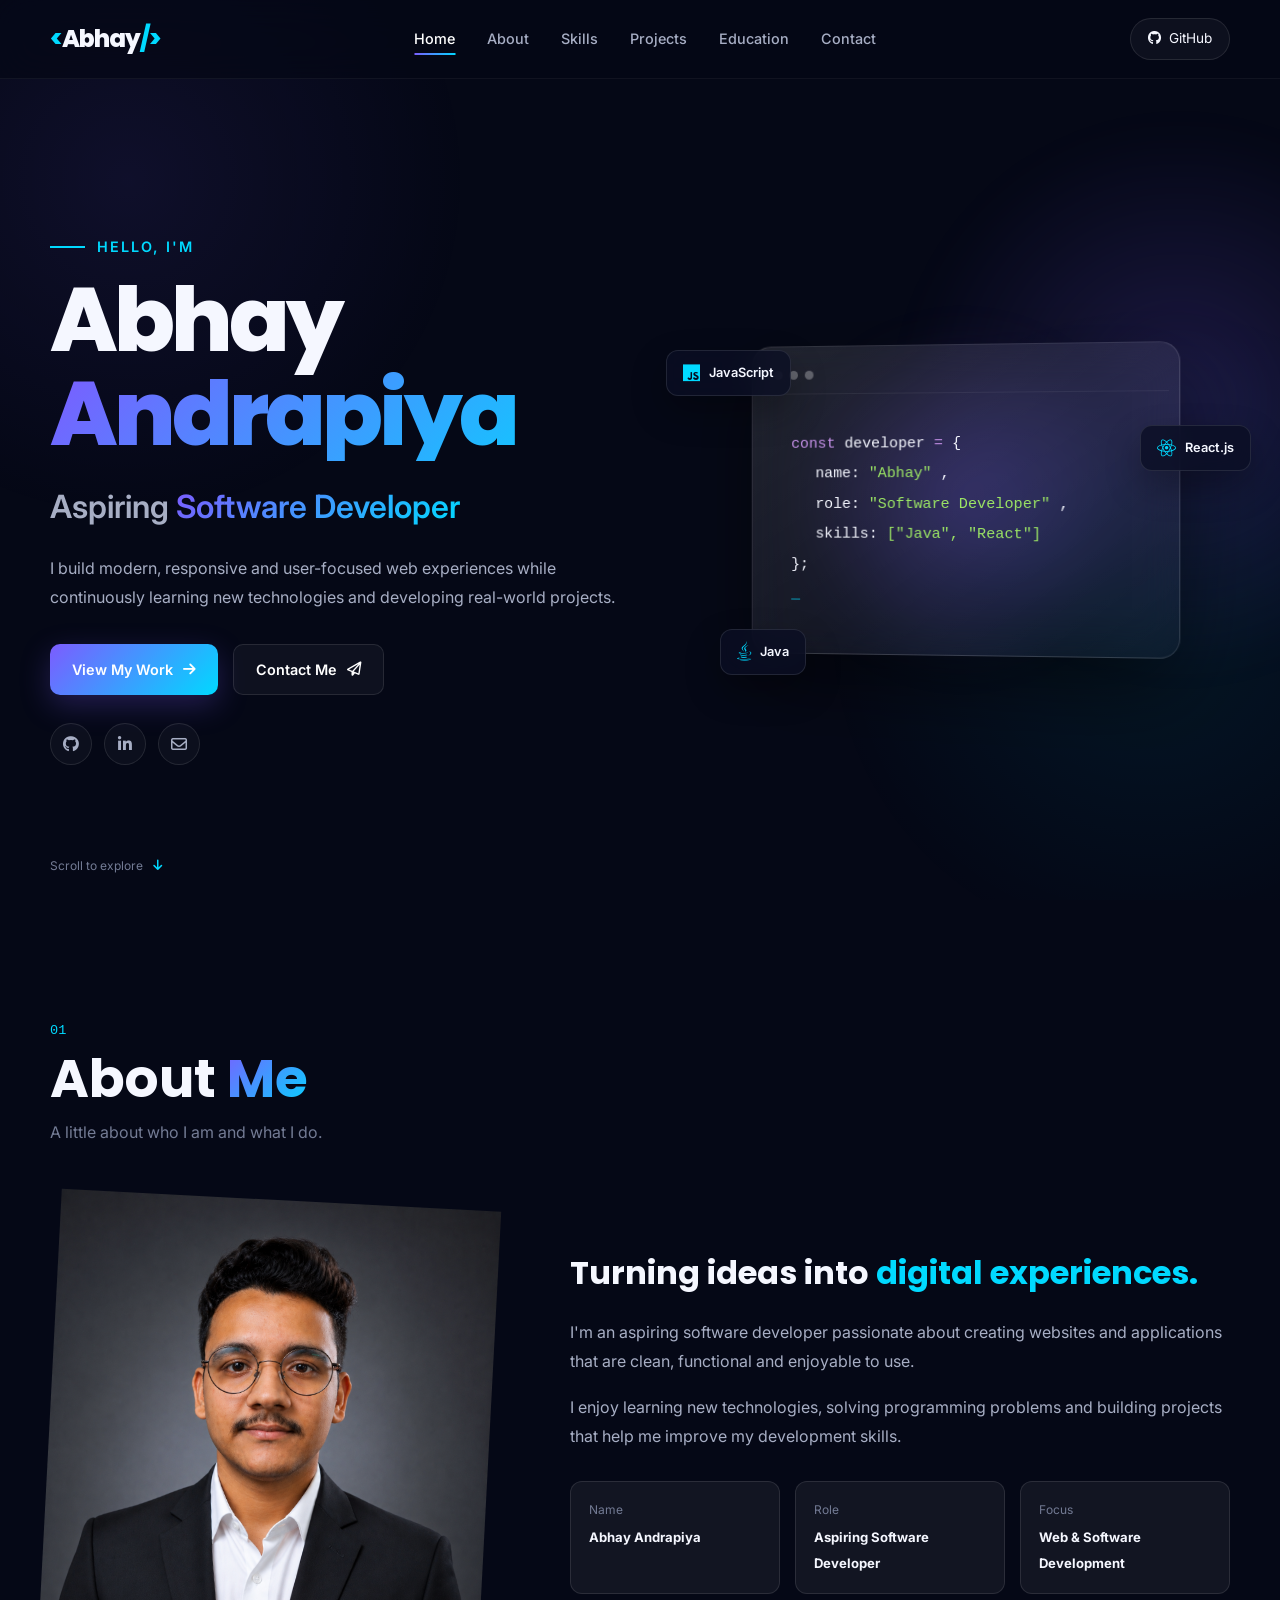
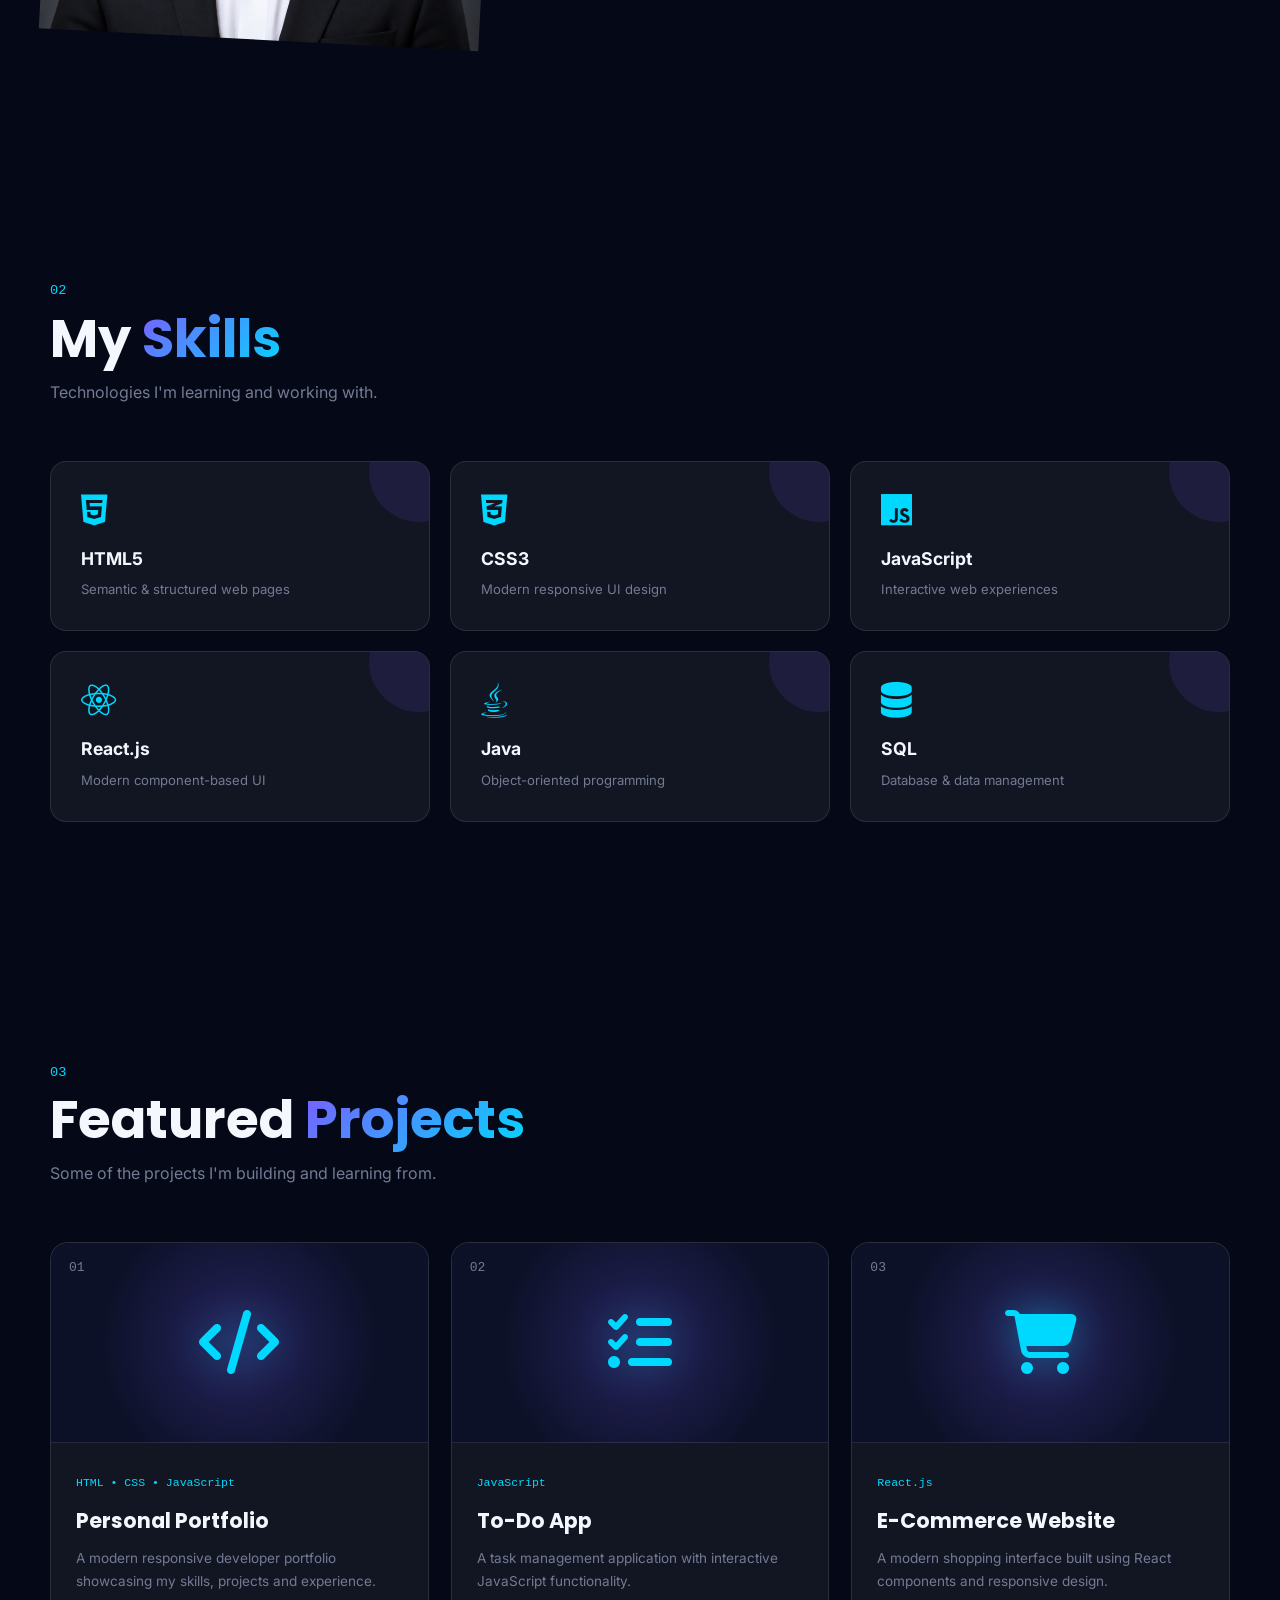
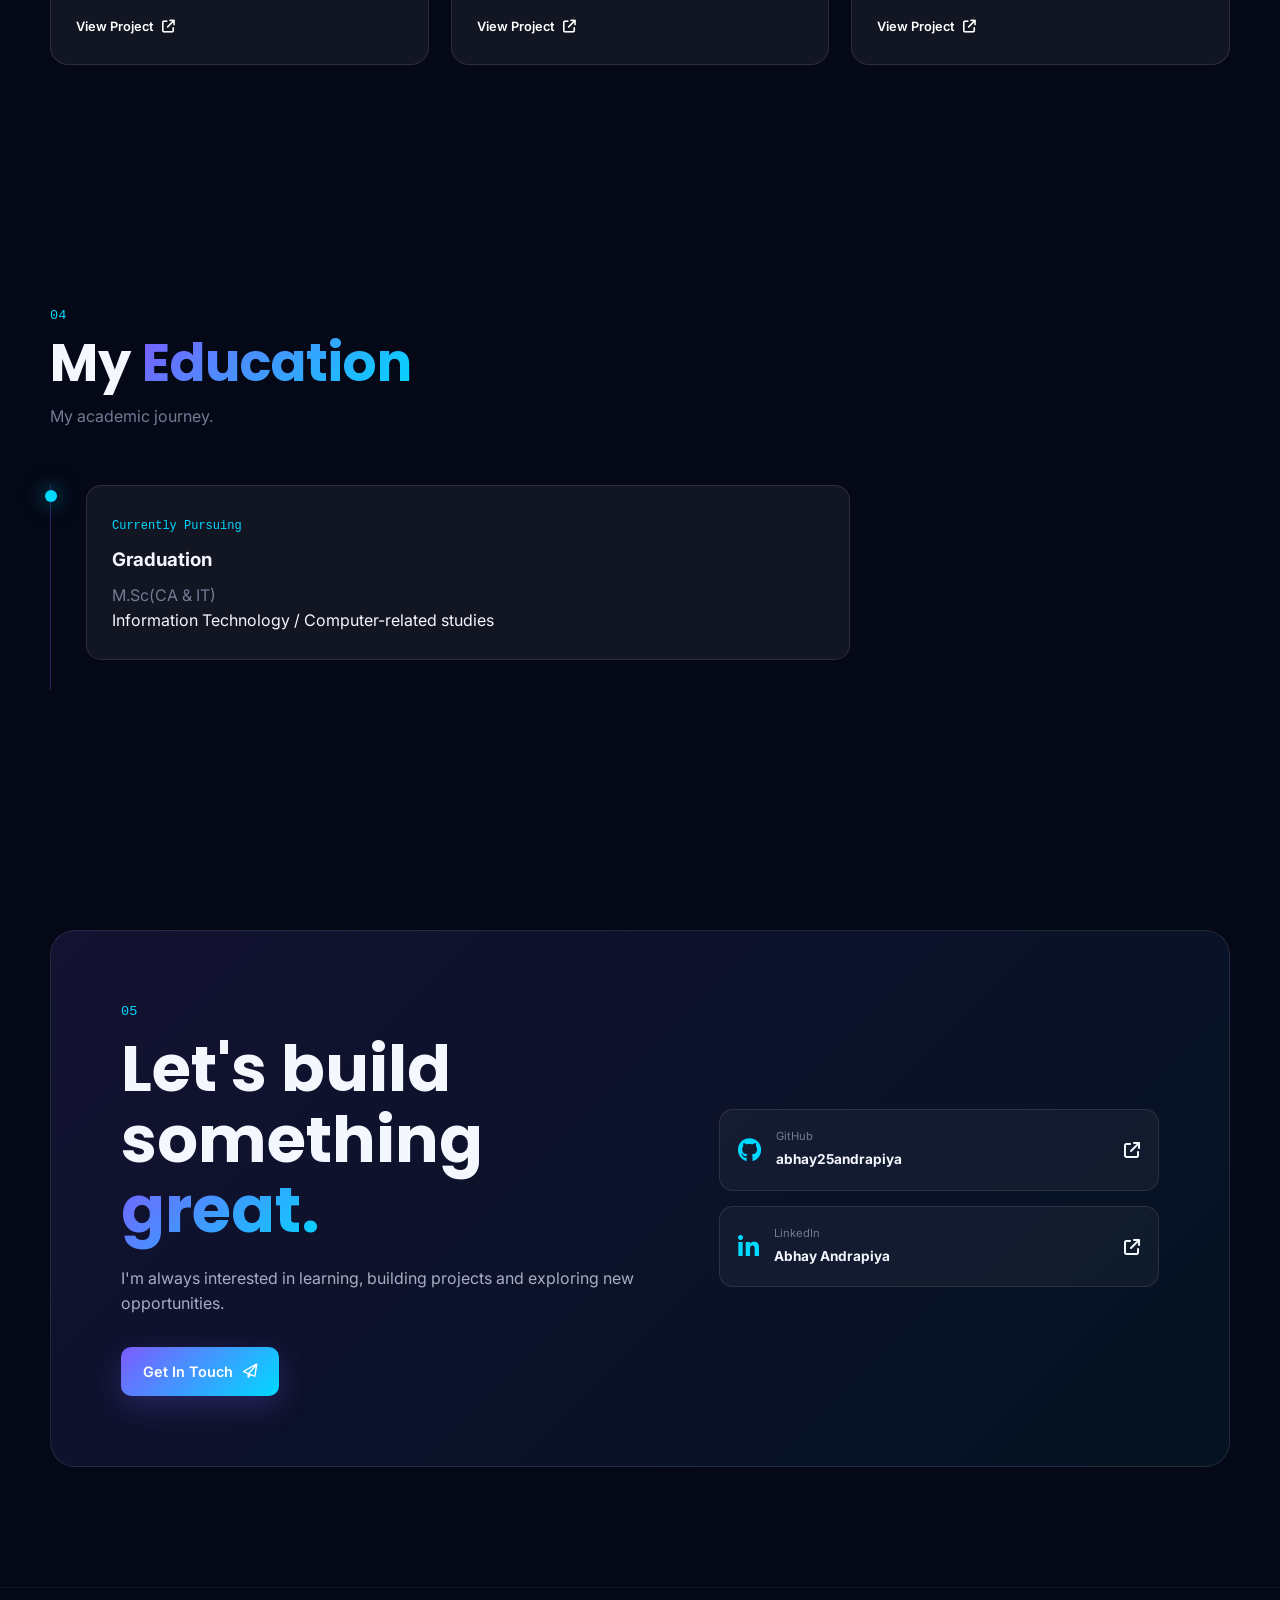
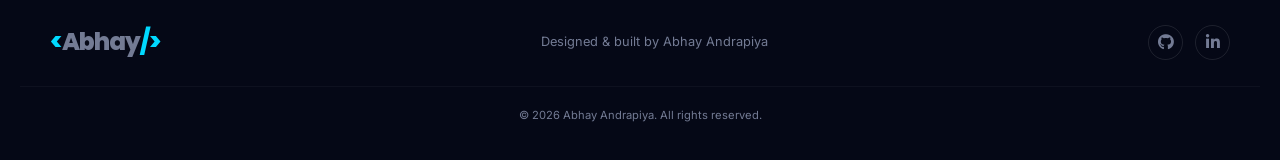
<file: index.html>
<!DOCTYPE html>
<html lang="en">

<head>
    <meta charset="UTF-8">

    <meta name="viewport" content="width=device-width, initial-scale=1.0">

    <meta name="description" content="Abhay Andrapiya - Aspiring Software Developer Portfolio">

    <meta name="author" content="Abhay Andrapiya">

    <title>Abhay Andrapiya | Software Developer</title>

    <!-- Google Font -->
    <link rel="preconnect" href="https://fonts.googleapis.com">
    <link rel="preconnect" href="https://fonts.gstatic.com" crossorigin>

    <link href="https://fonts.googleapis.com/css2?family=Inter:wght@400;500;600;700;800&family=Poppins:wght@400;500;600;700;800&display=swap" rel="stylesheet">

    <!-- Icons -->
    <link rel="stylesheet" href="https://cdnjs.cloudflare.com/ajax/libs/font-awesome/6.5.2/css/all.min.css">

    <!-- CSS -->
    <link rel="stylesheet" href="style1.css">
</head>

<body>

    <!-- ================= HEADER ================= -->

    <header class="header">

        <nav class="navbar">

            <a href="#home" class="logo">
                <span>&lt;</span>Abhay<span>/&gt;</span>
            </a>

            <ul class="nav-links">

                <li>
                    <a href="#home" class="active">Home</a>
                </li>

                <li>
                    <a href="#about">About</a>
                </li>

                <li>
                    <a href="#skills">Skills</a>
                </li>

                <li>
                    <a href="#projects">Projects</a>
                </li>

                <li>
                    <a href="#education">Education</a>
                </li>

                <li>
                    <a href="#contact">Contact</a>
                </li>

            </ul>

            <div class="nav-actions">

                <a href="https://github.com/" target="_blank" class="github-btn">
                    <i class="fa-brands fa-github"></i> GitHub
                </a>

                <button class="menu-btn" id="menu-btn">
                    <i class="fa-solid fa-bars"></i>
                </button>

            </div>

        </nav>

    </header>


    <!-- ================= MAIN ================= -->

    <main>

        <!-- ================= HERO ================= -->

        <section class="hero" id="home">

            <div class="hero-bg"></div>

            <div class="hero-content">

                <p class="hero-greeting">
                    <span class="line"></span> Hello, I'm
                </p>

                <h1>
                    Abhay
                    <span>Andrapiya</span>
                </h1>

                <h2>
                    Aspiring
                    <span class="gradient-text">Software Developer</span>
                </h2>

                <p class="hero-description">
                    I build modern, responsive and user-focused web experiences while continuously learning new technologies and developing real-world projects.
                </p>

                <div class="hero-buttons">

                    <a href="#projects" class="btn primary-btn">
                        View My Work
                        <i class="fa-solid fa-arrow-right"></i>
                    </a>

                    <a href="#contact" class="btn secondary-btn">
                        Contact Me
                        <i class="fa-regular fa-paper-plane"></i>
                    </a>

                </div>

                <div class="social-links">

                    <a href="https://github.com/" target="_blank" aria-label="GitHub">
                        <i class="fa-brands fa-github"></i>
                    </a>

                    <a href="https://www.linkedin.com/" target="_blank" aria-label="LinkedIn">
                        <i class="fa-brands fa-linkedin-in"></i>
                    </a>

                    <a href="mailto:abhay25andrapiya@gmail.com" aria-label="Email">
                        <i class="fa-regular fa-envelope"></i>
                    </a>

                </div>

            </div>


            <!-- Hero Visual -->

            <div class="hero-visual">

                <div class="glow"></div>

                <div class="profile-card">

                    <div class="card-top">
                        <span></span>
                        <span></span>
                        <span></span>
                    </div>

                    <div class="code-window">

                        <p>
                            <span class="code-purple">const</span> developer
                            <span class="code-purple">=</span> {
                        </p>

                        <p class="indent">
                            name:
                            <span class="code-green">
                                "Abhay"
                            </span>,
                        </p>

                        <p class="indent">
                            role:
                            <span class="code-green">
                                "Software Developer"
                            </span>,
                        </p>

                        <p class="indent">
                            skills:
                            <span class="code-green">
                                ["Java", "React"]
                            </span>
                        </p>

                        <p>};</p>

                        <p class="code-cursor">
                            _
                        </p>

                    </div>

                </div>

                <div class="floating-card card-one">
                    <i class="fa-brands fa-js"></i>
                    <span>JavaScript</span>
                </div>

                <div class="floating-card card-two">
                    <i class="fa-brands fa-react"></i>
                    <span>React.js</span>
                </div>

                <div class="floating-card card-three">
                    <i class="fa-brands fa-java"></i>
                    <span>Java</span>
                </div>

            </div>

            <div class="scroll-down">
                <span>Scroll to explore</span>
                <i class="fa-solid fa-arrow-down"></i>
            </div>

        </section>


        <!-- ================= ABOUT ================= -->

        <section class="about section" id="about">

            <div class="section-heading">

                <span class="section-number">01</span>

                <h2>
                    About <span>Me</span>
                </h2>

                <p>
                    A little about who I am and what I do.
                </p>

            </div>


            <div class="about-container">

                <div class="about-image">

                    <div class="image-frame">

                        <img src="my_image.png" alt="Abhay Andrapiya">
                        <!-- <div class="image-placeholder">
                            <i class="fa-solid fa-user"></i>
                        </div> -->

                    </div>

                </div>


                <div class="about-content">

                    <h3>
                        Turning ideas into
                        <span>digital experiences.</span>
                    </h3>

                    <p>
                        I'm an aspiring software developer passionate about creating websites and applications that are clean, functional and enjoyable to use.
                    </p>

                    <p>
                        I enjoy learning new technologies, solving programming problems and building projects that help me improve my development skills.
                    </p>

                    <div class="about-info">

                        <div>
                            <span>Name</span>
                            <strong>Abhay Andrapiya</strong>
                        </div>

                        <div>
                            <span>Role</span>
                            <strong>Aspiring Software Developer</strong>
                        </div>

                        <div>
                            <span>Focus</span>
                            <strong>Web & Software Development</strong>
                        </div>

                    </div>

                </div>

            </div>

        </section>


        <!-- ================= SKILLS ================= -->

        <section class="skills section" id="skills">

            <div class="section-heading">

                <span class="section-number">02</span>

                <h2>
                    My <span>Skills</span>
                </h2>

                <p>
                    Technologies I'm learning and working with.
                </p>

            </div>


            <div class="skills-grid">

                <div class="skill-card">
                    <i class="fa-brands fa-html5"></i>
                    <h3>HTML5</h3>
                    <p>Semantic & structured web pages</p>
                </div>

                <div class="skill-card">
                    <i class="fa-brands fa-css3-alt"></i>
                    <h3>CSS3</h3>
                    <p>Modern responsive UI design</p>
                </div>

                <div class="skill-card">
                    <i class="fa-brands fa-js"></i>
                    <h3>JavaScript</h3>
                    <p>Interactive web experiences</p>
                </div>

                <div class="skill-card">
                    <i class="fa-brands fa-react"></i>
                    <h3>React.js</h3>
                    <p>Modern component-based UI</p>
                </div>

                <div class="skill-card">
                    <i class="fa-brands fa-java"></i>
                    <h3>Java</h3>
                    <p>Object-oriented programming</p>
                </div>

                <div class="skill-card">
                    <i class="fa-solid fa-database"></i>
                    <h3>SQL</h3>
                    <p>Database & data management</p>
                </div>

            </div>

        </section>


        <!-- ================= PROJECTS ================= -->

        <section class="projects section" id="projects">

            <div class="section-heading">

                <span class="section-number">03</span>

                <h2>
                    Featured <span>Projects</span>
                </h2>

                <p>
                    Some of the projects I'm building and learning from.
                </p>

            </div>


            <div class="projects-grid">

                <!-- Project 1 -->

                <article class="project-card">

                    <div class="project-image">
                        <span>01</span>
                        <i class="fa-solid fa-code"></i>
                    </div>

                    <div class="project-content">

                        <span class="project-type">
                            HTML • CSS • JavaScript
                        </span>

                        <h3>Personal Portfolio</h3>

                        <p>
                            A modern responsive developer portfolio showcasing my skills, projects and experience.
                        </p>

                        <a href="#" class="project-link">
                            View Project
                            <i class="fa-solid fa-arrow-up-right-from-square"></i>
                        </a>

                    </div>

                </article>


                <!-- Project 2 -->

                <article class="project-card">

                    <div class="project-image">
                        <span>02</span>
                        <i class="fa-solid fa-list-check"></i>
                    </div>

                    <div class="project-content">

                        <span class="project-type">
                            JavaScript
                        </span>

                        <h3>To-Do App</h3>

                        <p>
                            A task management application with interactive JavaScript functionality.
                        </p>

                        <a href="#" class="project-link">
                            View Project
                            <i class="fa-solid fa-arrow-up-right-from-square"></i>
                        </a>

                    </div>

                </article>


                <!-- Project 3 -->

                <article class="project-card">

                    <div class="project-image">
                        <span>03</span>
                        <i class="fa-solid fa-cart-shopping"></i>
                    </div>

                    <div class="project-content">

                        <span class="project-type">
                            React.js
                        </span>

                        <h3>E-Commerce Website</h3>

                        <p>
                            A modern shopping interface built using React components and responsive design.
                        </p>

                        <a href="#" class="project-link">
                            View Project
                            <i class="fa-solid fa-arrow-up-right-from-square"></i>
                        </a>

                    </div>

                </article>

            </div>

        </section>


        <!-- ================= EDUCATION ================= -->

        <section class="education section" id="education">

            <div class="section-heading">

                <span class="section-number">04</span>

                <h2>
                    My <span>Education</span>
                </h2>

                <p>
                    My academic journey.
                </p>

            </div>


            <div class="timeline">

                <div class="timeline-item">

                    <div class="timeline-dot"></div>

                    <div class="timeline-content">

                        <span>Currently Pursuing</span>

                        <h3>Graduation</h3>

                        <p>
                            <p>M.Sc(CA & IT)</p>
                            Information Technology / Computer-related studies
                        </p>

                    </div>

                </div>

            </div>

        </section>


        <!-- ================= CONTACT ================= -->

        <section class="contact section" id="contact">

            <div class="contact-container">

                <div class="contact-content">

                    <span class="section-number">05</span>

                    <h2>
                        Let's build something
                        <span>great.</span>
                    </h2>

                    <p>
                        I'm always interested in learning, building projects and exploring new opportunities.
                    </p>

                    <a href="mailto:your-email@example.com" class="btn primary-btn">
                        Get In Touch
                        <i class="fa-regular fa-paper-plane"></i>
                    </a>

                </div>


                <div class="contact-links">

                    <a href="https://github.com/" target="_blank">

                        <i class="fa-brands fa-github"></i>

                        <div>
                            <span>GitHub</span>
                            <strong>abhay25andrapiya</strong>
                        </div>

                        <i class="fa-solid fa-arrow-up-right-from-square"></i>

                    </a>


                    <a href="https://www.linkedin.com/" target="_blank">

                        <i class="fa-brands fa-linkedin-in"></i>

                        <div>
                            <span>LinkedIn</span>
                            <strong>Abhay Andrapiya</strong>
                        </div>

                        <i class="fa-solid fa-arrow-up-right-from-square"></i>

                    </a>

                </div>

            </div>

        </section>

    </main>


    <!-- ================= FOOTER ================= -->

    <footer class="footer">

        <div class="footer-content">

            <a href="#home" class="logo">
                <span>&lt;</span>Abhay<span>/&gt;</span>
            </a>

            <p>
                Designed & built by Abhay Andrapiya
            </p>

            <div class="footer-socials">

                <a href="https://github.com/" target="_blank">
                    <i class="fa-brands fa-github"></i>
                </a>

                <a href="https://www.linkedin.com/" target="_blank">
                    <i class="fa-brands fa-linkedin-in"></i>
                </a>

            </div>

        </div>

        <div class="copyright">
            © 2026 Abhay Andrapiya. All rights reserved.
        </div>

    </footer>


    <!-- JavaScript -->
    <script src="script1.js"></script>

</body>

</html>
</file>
<file: style1.css>
/* =========================================================
   GLOBAL
========================================================= */

:root {
    --bg: #050816;
    --bg-light: #0b1024;
    --card: rgba(255, 255, 255, 0.055);
    --card-border: rgba(255, 255, 255, 0.1);
    --text: #f5f7ff;
    --text-light: #a7aec4;
    --text-muted: #737b94;
    --primary: #7c5cff;
    --secondary: #00d9ff;
    --accent: #b56cff;
    --gradient: linear-gradient( 135deg, #7c5cff, #00d9ff);
    --container: 1180px;
    --transition: 0.35s ease;
}

* {
    margin: 0;
    padding: 0;
    box-sizing: border-box;
}

html {
    scroll-behavior: smooth;
}

body {
    font-family: "Inter", sans-serif;
    background: var(--bg);
    color: var(--text);
    overflow-x: hidden;
    line-height: 1.6;
}

body::before {
    content: "";
    position: fixed;
    inset: 0;
    background: radial-gradient( circle at 10% 20%, rgba(124, 92, 255, 0.09), transparent 25%), radial-gradient( circle at 90% 70%, rgba(0, 217, 255, 0.07), transparent 25%);
    pointer-events: none;
    z-index: -2;
}

a {
    color: inherit;
    text-decoration: none;
}

button {
    font: inherit;
}

ul {
    list-style: none;
}

img {
    max-width: 100%;
    display: block;
}


/* =========================================================
   SCROLLBAR
========================================================= */

::-webkit-scrollbar {
    width: 8px;
}

::-webkit-scrollbar-track {
    background: var(--bg);
}

::-webkit-scrollbar-thumb {
    background: linear-gradient( var(--primary), var(--secondary));
    border-radius: 20px;
}


/* =========================================================
   HEADER
========================================================= */

.header {
    position: fixed;
    top: 0;
    left: 0;
    width: 100%;
    z-index: 1000;
    background: rgba(5, 8, 22, 0.7);
    backdrop-filter: blur(18px);
    -webkit-backdrop-filter: blur(18px);
    border-bottom: 1px solid rgba(255, 255, 255, 0.05);
}

.navbar {
    width: min(100% - 40px, var(--container));
    height: 78px;
    margin: auto;
    display: flex;
    align-items: center;
    justify-content: space-between;
}

.logo {
    font-family: "Poppins", sans-serif;
    font-size: 1.5rem;
    font-weight: 800;
    letter-spacing: -1px;
}

.logo span {
    color: var(--secondary);
}

.nav-links {
    display: flex;
    align-items: center;
    gap: 32px;
}

.nav-links a {
    position: relative;
    color: var(--text-light);
    font-size: 0.9rem;
    font-weight: 500;
    transition: var(--transition);
}

.nav-links a::after {
    content: "";
    position: absolute;
    width: 0;
    height: 2px;
    left: 50%;
    bottom: -8px;
    transform: translateX(-50%);
    background: var(--gradient);
    transition: var(--transition);
}

.nav-links a:hover,
.nav-links a.active {
    color: white;
}

.nav-links a:hover::after,
.nav-links a.active::after {
    width: 100%;
}

.nav-actions {
    display: flex;
    align-items: center;
    gap: 15px;
}

.github-btn {
    display: flex;
    align-items: center;
    gap: 8px;
    padding: 9px 17px;
    border: 1px solid var(--card-border);
    border-radius: 30px;
    background: rgba(255, 255, 255, 0.04);
    font-size: 0.85rem;
    transition: var(--transition);
}

.github-btn:hover {
    background: rgba(124, 92, 255, 0.15);
    border-color: var(--primary);
    transform: translateY(-2px);
}

.menu-btn {
    display: none;
    border: none;
    background: transparent;
    color: white;
    font-size: 1.4rem;
    cursor: pointer;
}


/* =========================================================
   HERO
========================================================= */

.hero {
    position: relative;
    min-height: 100vh;
    width: min(100% - 40px, var(--container));
    margin: auto;
    display: grid;
    grid-template-columns: 1.05fr 0.95fr;
    align-items: center;
    gap: 50px;
    padding-top: 100px;
}

.hero-bg {
    position: absolute;
    width: 600px;
    height: 600px;
    right: -250px;
    top: 100px;
    background: radial-gradient( circle, rgba(124, 92, 255, 0.2), transparent 65%);
    filter: blur(20px);
    z-index: -1;
}

.hero-greeting {
    display: flex;
    align-items: center;
    gap: 12px;
    color: var(--secondary);
    font-size: 0.9rem;
    font-weight: 600;
    letter-spacing: 2px;
    text-transform: uppercase;
    margin-bottom: 15px;
}

.hero-greeting .line {
    width: 35px;
    height: 2px;
    background: var(--secondary);
}

.hero h1 {
    font-family: "Poppins", sans-serif;
    font-size: clamp(3.2rem, 7vw, 6rem);
    line-height: 1.05;
    letter-spacing: -4px;
    font-weight: 800;
}

.hero h1 span {
    display: block;
    background: var(--gradient);
    -webkit-background-clip: text;
    background-clip: text;
    color: transparent;
}

.hero h2 {
    margin-top: 20px;
    font-size: clamp(1.4rem, 3vw, 2rem);
    font-weight: 600;
    color: var(--text-light);
}

.gradient-text {
    background: var(--gradient);
    -webkit-background-clip: text;
    background-clip: text;
    color: transparent;
}

.hero-description {
    max-width: 600px;
    margin-top: 22px;
    color: var(--text-light);
    font-size: 1rem;
    line-height: 1.8;
}

.hero-buttons {
    display: flex;
    flex-wrap: wrap;
    gap: 15px;
    margin-top: 32px;
}

.btn {
    display: inline-flex;
    align-items: center;
    justify-content: center;
    gap: 10px;
    padding: 13px 22px;
    border-radius: 10px;
    font-size: 0.9rem;
    font-weight: 600;
    transition: var(--transition);
}

.primary-btn {
    background: var(--gradient);
    color: white;
    box-shadow: 0 10px 30px rgba(124, 92, 255, 0.25);
}

.primary-btn:hover {
    transform: translateY(-4px);
    box-shadow: 0 15px 40px rgba(124, 92, 255, 0.4);
}

.secondary-btn {
    border: 1px solid var(--card-border);
    background: rgba(255, 255, 255, 0.04);
    color: white;
}

.secondary-btn:hover {
    border-color: var(--secondary);
    background: rgba(0, 217, 255, 0.07);
    transform: translateY(-4px);
}

.social-links {
    display: flex;
    gap: 12px;
    margin-top: 28px;
}

.social-links a {
    width: 42px;
    height: 42px;
    display: grid;
    place-items: center;
    border-radius: 50%;
    border: 1px solid var(--card-border);
    color: var(--text-light);
    background: rgba(255, 255, 255, 0.03);
    transition: var(--transition);
}

.social-links a:hover {
    color: white;
    border-color: var(--secondary);
    transform: translateY(-5px);
    box-shadow: 0 8px 25px rgba(0, 217, 255, 0.15);
}


/* =========================================================
   HERO VISUAL
========================================================= */

.hero-visual {
    position: relative;
    min-height: 500px;
    display: grid;
    place-items: center;
}

.glow {
    position: absolute;
    width: 350px;
    height: 350px;
    border-radius: 50%;
    background: radial-gradient( circle, rgba(124, 92, 255, 0.3), transparent 70%);
    filter: blur(20px);
    animation: pulse 5s ease-in-out infinite;
}

.profile-card {
    position: relative;
    width: min(100%, 430px);
    padding: 10px;
    border-radius: 20px;
    background: linear-gradient( 145deg, rgba(255, 255, 255, 0.11), rgba(255, 255, 255, 0.025));
    border: 1px solid rgba(255, 255, 255, 0.12);
    box-shadow: 0 30px 80px rgba(0, 0, 0, 0.5);
    backdrop-filter: blur(20px);
    transform: perspective(1000px) rotateY(-5deg);
    animation: float 5s ease-in-out infinite;
}

.card-top {
    height: 38px;
    display: flex;
    align-items: center;
    gap: 7px;
    padding-left: 12px;
    border-bottom: 1px solid rgba(255, 255, 255, 0.06);
}

.card-top span {
    width: 9px;
    height: 9px;
    border-radius: 50%;
    background: rgba(255, 255, 255, 0.3);
}

.code-window {
    padding: 35px 30px;
    font-family: monospace;
    font-size: 0.95rem;
    line-height: 2;
}

.code-purple {
    color: #c792ea;
}

.code-green {
    color: #9be564;
}

.indent {
    padding-left: 25px;
}

.code-cursor {
    color: var(--secondary);
    animation: blink 1s infinite;
}

.floating-card {
    position: absolute;
    display: flex;
    align-items: center;
    gap: 9px;
    padding: 12px 16px;
    border-radius: 12px;
    background: rgba(10, 14, 35, 0.8);
    border: 1px solid rgba(255, 255, 255, 0.1);
    backdrop-filter: blur(15px);
    font-size: 0.8rem;
    font-weight: 600;
    box-shadow: 0 15px 35px rgba(0, 0, 0, 0.3);
}

.floating-card i {
    font-size: 1.2rem;
    color: var(--secondary);
}

.card-one {
    top: 20%;
    left: -5%;
    animation: float 4s ease-in-out infinite;
}

.card-two {
    right: -4%;
    top: 35%;
    animation: float 4.5s ease-in-out infinite;
}

.card-three {
    bottom: 15%;
    left: 5%;
    animation: float 5s ease-in-out infinite;
}


/* =========================================================
   SCROLL DOWN
========================================================= */

.scroll-down {
    position: absolute;
    bottom: 25px;
    left: 0;
    display: flex;
    align-items: center;
    gap: 10px;
    color: var(--text-muted);
    font-size: 0.75rem;
}

.scroll-down i {
    color: var(--secondary);
    animation: bounce 1.5s infinite;
}


/* =========================================================
   SECTIONS
========================================================= */

.section {
    width: min(100% - 40px, var(--container));
    margin: auto;
    padding: 120px 0;
}

.section-heading {
    margin-bottom: 55px;
}

.section-number {
    display: block;
    margin-bottom: 8px;
    color: var(--secondary);
    font-family: monospace;
    font-size: 0.85rem;
}

.section-heading h2 {
    font-family: "Poppins", sans-serif;
    font-size: clamp(2rem, 5vw, 3.3rem);
    line-height: 1.1;
}

.section-heading h2 span {
    background: var(--gradient);
    -webkit-background-clip: text;
    background-clip: text;
    color: transparent;
}

.section-heading p {
    margin-top: 12px;
    color: var(--text-muted);
}


/* =========================================================
   ABOUT
========================================================= */

.about-container {
    display: grid;
    grid-template-columns: 0.8fr 1.2fr;
    gap: 80px;
    align-items: center;
}

.about-image {
    display: flex;
    justify-content: center;
}

.image-frame {
    /* position: relative;
    width: 300px;
    height: 350px;
    padding: 8px;
    border-radius: 20px;
    background: var(--gradient);
    transform: rotate(-3deg);
    box-shadow: 0 25px 70px rgba(124, 92, 255, 0.2); */
    width: 100%;
    height: 100%;
    object-fit: cover;
    border-radius: 14px;
    display: block;
    transform: rotate(3deg);
}

.image-placeholder {
    width: 100%;
    height: 100%;
    display: grid;
    place-items: center;
    border-radius: 14px;
    background: linear-gradient( 145deg, #11172f, #070a18);
    font-size: 5rem;
    color: var(--text-muted);
    transform: rotate(3deg);
}

.about-content h3 {
    font-family: "Poppins", sans-serif;
    font-size: 2rem;
    margin-bottom: 20px;
}

.about-content h3 span {
    color: var(--secondary);
}

.about-content p {
    color: var(--text-light);
    margin-bottom: 18px;
    line-height: 1.8;
}

.about-info {
    display: grid;
    grid-template-columns: repeat(3, 1fr);
    gap: 15px;
    margin-top: 30px;
}

.about-info div {
    padding: 18px;
    border-radius: 12px;
    background: var(--card);
    border: 1px solid var(--card-border);
}

.about-info span {
    display: block;
    color: var(--text-muted);
    font-size: 0.75rem;
    margin-bottom: 5px;
}

.about-info strong {
    font-size: 0.82rem;
}


/* =========================================================
   SKILLS
========================================================= */

.skills-grid {
    display: grid;
    grid-template-columns: repeat(3, 1fr);
    gap: 20px;
}

.skill-card {
    padding: 30px;
    border-radius: 16px;
    background: var(--card);
    border: 1px solid var(--card-border);
    transition: var(--transition);
    position: relative;
    overflow: hidden;
}

.skill-card::before {
    content: "";
    position: absolute;
    width: 100px;
    height: 100px;
    right: -40px;
    top: -40px;
    border-radius: 50%;
    background: rgba(124, 92, 255, 0.12);
    transition: var(--transition);
}

.skill-card:hover {
    transform: translateY(-8px);
    border-color: rgba(124, 92, 255, 0.5);
    background: rgba(124, 92, 255, 0.07);
}

.skill-card:hover::before {
    transform: scale(2);
}

.skill-card i {
    font-size: 2.2rem;
    margin-bottom: 18px;
    color: var(--secondary);
}

.skill-card h3 {
    margin-bottom: 6px;
    font-size: 1.1rem;
}

.skill-card p {
    color: var(--text-muted);
    font-size: 0.82rem;
}


/* =========================================================
   PROJECTS
========================================================= */

.projects-grid {
    display: grid;
    grid-template-columns: repeat(3, 1fr);
    gap: 22px;
}

.project-card {
    overflow: hidden;
    border-radius: 18px;
    background: var(--card);
    border: 1px solid var(--card-border);
    transition: var(--transition);
}

.project-card:hover {
    transform: translateY(-10px);
    border-color: rgba(0, 217, 255, 0.35);
    box-shadow: 0 25px 60px rgba(0, 0, 0, 0.25);
}

.project-image {
    height: 200px;
    display: flex;
    align-items: center;
    justify-content: center;
    position: relative;
    background: radial-gradient( circle at center, rgba(124, 92, 255, 0.25), transparent 65%), #0c1128;
    border-bottom: 1px solid var(--card-border);
}

.project-image span {
    position: absolute;
    top: 15px;
    left: 18px;
    color: var(--text-muted);
    font-family: monospace;
}

.project-image i {
    font-size: 4rem;
    color: var(--secondary);
    filter: drop-shadow( 0 0 20px rgba(0, 217, 255, 0.4));
}

.project-content {
    padding: 25px;
}

.project-type {
    color: var(--secondary);
    font-size: 0.72rem;
    font-family: monospace;
}

.project-content h3 {
    margin: 10px 0;
    font-family: "Poppins", sans-serif;
    font-size: 1.3rem;
}

.project-content p {
    color: var(--text-muted);
    font-size: 0.85rem;
    line-height: 1.7;
    margin-bottom: 20px;
}

.project-link {
    display: inline-flex;
    align-items: center;
    gap: 8px;
    color: white;
    font-size: 0.8rem;
    font-weight: 600;
    transition: var(--transition);
}

.project-link:hover {
    color: var(--secondary);
    gap: 12px;
}


/* =========================================================
   EDUCATION
========================================================= */

.timeline {
    position: relative;
    max-width: 800px;
    padding-left: 35px;
    border-left: 1px solid rgba(124, 92, 255, 0.3);
}

.timeline-item {
    position: relative;
    padding-bottom: 30px;
}

.timeline-dot {
    position: absolute;
    width: 12px;
    height: 12px;
    left: -41px;
    top: 5px;
    border-radius: 50%;
    background: var(--secondary);
    box-shadow: 0 0 20px rgba(0, 217, 255, 0.7);
}

.timeline-content {
    padding: 25px;
    border-radius: 15px;
    background: var(--card);
    border: 1px solid var(--card-border);
}

.timeline-content span {
    color: var(--secondary);
    font-family: monospace;
    font-size: 0.75rem;
}

.timeline-content h3 {
    margin: 8px 0;
}

.timeline-content p {
    color: var(--text-muted);
}


/* =========================================================
   CONTACT
========================================================= */

.contact-container {
    display: grid;
    grid-template-columns: 1.1fr 0.9fr;
    gap: 60px;
    padding: 70px;
    border-radius: 25px;
    background: linear-gradient( 135deg, rgba(124, 92, 255, 0.12), rgba(0, 217, 255, 0.05));
    border: 1px solid var(--card-border);
}

.contact-content h2 {
    max-width: 650px;
    margin: 12px 0 20px;
    font-family: "Poppins", sans-serif;
    font-size: clamp(2.2rem, 5vw, 4rem);
    line-height: 1.1;
}

.contact-content h2 span {
    background: var(--gradient);
    -webkit-background-clip: text;
    background-clip: text;
    color: transparent;
}

.contact-content p {
    max-width: 550px;
    color: var(--text-light);
    margin-bottom: 30px;
}

.contact-links {
    display: flex;
    flex-direction: column;
    justify-content: center;
    gap: 15px;
}

.contact-links a {
    display: grid;
    grid-template-columns: auto 1fr auto;
    align-items: center;
    gap: 15px;
    padding: 18px;
    border-radius: 14px;
    background: rgba(255, 255, 255, 0.04);
    border: 1px solid var(--card-border);
    transition: var(--transition);
}

.contact-links a:hover {
    transform: translateX(8px);
    border-color: var(--secondary);
}

.contact-links>a>i:first-child {
    font-size: 1.5rem;
    color: var(--secondary);
}

.contact-links span {
    display: block;
    color: var(--text-muted);
    font-size: 0.7rem;
}

.contact-links strong {
    font-size: 0.85rem;
}


/* =========================================================
   FOOTER
========================================================= */

.footer {
    border-top: 1px solid rgba(255, 255, 255, 0.06);
    padding: 35px 20px;
    color: var(--text-muted);
}

.footer-content {
    width: min(100%, var(--container));
    margin: auto;
    display: flex;
    align-items: center;
    justify-content: space-between;
    gap: 20px;
}

.footer p {
    font-size: 0.8rem;
}

.footer-socials {
    display: flex;
    gap: 12px;
}

.footer-socials a {
    width: 35px;
    height: 35px;
    display: grid;
    place-items: center;
    border-radius: 50%;
    border: 1px solid var(--card-border);
    transition: var(--transition);
}

.footer-socials a:hover {
    color: var(--secondary);
    border-color: var(--secondary);
}

.copyright {
    text-align: center;
    margin-top: 25px;
    padding-top: 20px;
    border-top: 1px solid rgba(255, 255, 255, 0.04);
    font-size: 0.7rem;
}


/* =========================================================
   ANIMATIONS
========================================================= */

@keyframes float {
    0%,
    100% {
        transform: translateY(0);
    }
    50% {
        transform: translateY(-15px);
    }
}

@keyframes pulse {
    0%,
    100% {
        transform: scale(1);
        opacity: 0.7;
    }
    50% {
        transform: scale(1.15);
        opacity: 1;
    }
}

@keyframes bounce {
    0%,
    100% {
        transform: translateY(0);
    }
    50% {
        transform: translateY(7px);
    }
}

@keyframes blink {
    50% {
        opacity: 0;
    }
}


/* =========================================================
   RESPONSIVE — TABLET
========================================================= */

@media (max-width: 900px) {
    .nav-links {
        position: absolute;
        top: 78px;
        left: 20px;
        right: 20px;
        display: none;
        flex-direction: column;
        padding: 25px;
        border-radius: 15px;
        background: rgba(7, 10, 24, 0.97);
        border: 1px solid var(--card-border);
        backdrop-filter: blur(20px);
    }
    .nav-links.show {
        display: flex;
    }
    .menu-btn {
        display: block;
    }
    .github-btn {
        display: none;
    }
    .hero {
        grid-template-columns: 1fr;
        padding-top: 130px;
        text-align: center;
    }
    .hero-greeting {
        justify-content: center;
    }
    .hero-description {
        margin-left: auto;
        margin-right: auto;
    }
    .hero-buttons,
    .social-links {
        justify-content: center;
    }
    .hero-visual {
        min-height: 430px;
    }
    .about-container {
        grid-template-columns: 1fr;
    }
    .skills-grid,
    .projects-grid {
        grid-template-columns: repeat(2, 1fr);
    }
    .contact-container {
        grid-template-columns: 1fr;
        padding: 45px;
    }
}


/* =========================================================
   RESPONSIVE — MOBILE
========================================================= */

@media (max-width: 600px) {
    .navbar {
        width: min(100% - 25px, var(--container));
        height: 70px;
    }
    .section {
        width: min(100% - 30px, var(--container));
        padding: 85px 0;
    }
    .hero {
        width: min(100% - 30px, var(--container));
        padding-top: 110px;
    }
    .hero h1 {
        font-size: 3rem;
        letter-spacing: -2px;
    }
    .hero h2 {
        font-size: 1.3rem;
    }
    .hero-description {
        font-size: 0.9rem;
    }
    .hero-visual {
        min-height: 360px;
    }
    .profile-card {
        width: 95%;
        transform: none;
    }
    .code-window {
        padding: 25px 18px;
        font-size: 0.72rem;
    }
    .floating-card {
        padding: 9px 12px;
        font-size: 0.7rem;
    }
    .card-one {
        left: -2%;
    }
    .card-two {
        right: -2%;
    }
    .card-three {
        left: 0;
    }
    .scroll-down {
        display: none;
    }
    .skills-grid,
    .projects-grid {
        grid-template-columns: 1fr;
    }
    .about-info {
        grid-template-columns: 1fr;
    }
    .image-frame {
        width: 250px;
        height: 300px;
    }
    .contact-container {
        padding: 30px 20px;
    }
    .contact-content h2 {
        font-size: 2.3rem;
    }
    .footer-content {
        flex-direction: column;
        text-align: center;
    }
}
//media
@media (max-width: 768px) {
  /* Hero section container */
  .hero-container {  /* (Apne main container ki class ka naam dalein) */
    flex-direction: column;
    align-items: center;
    text-align: center;
    padding: 20px;
  }

  /* Text aur card container dono full width lein */
  .hero-content, .code-card-container {
    width: 100%;
    max-width: 100%;
    margin: 0 auto;
  }

  /* Buttons ko center karein */
  .hero-buttons {
    display: flex;
    justify-content: center;
    flex-wrap: wrap;
    gap: 10px;
  }
}
</file>
